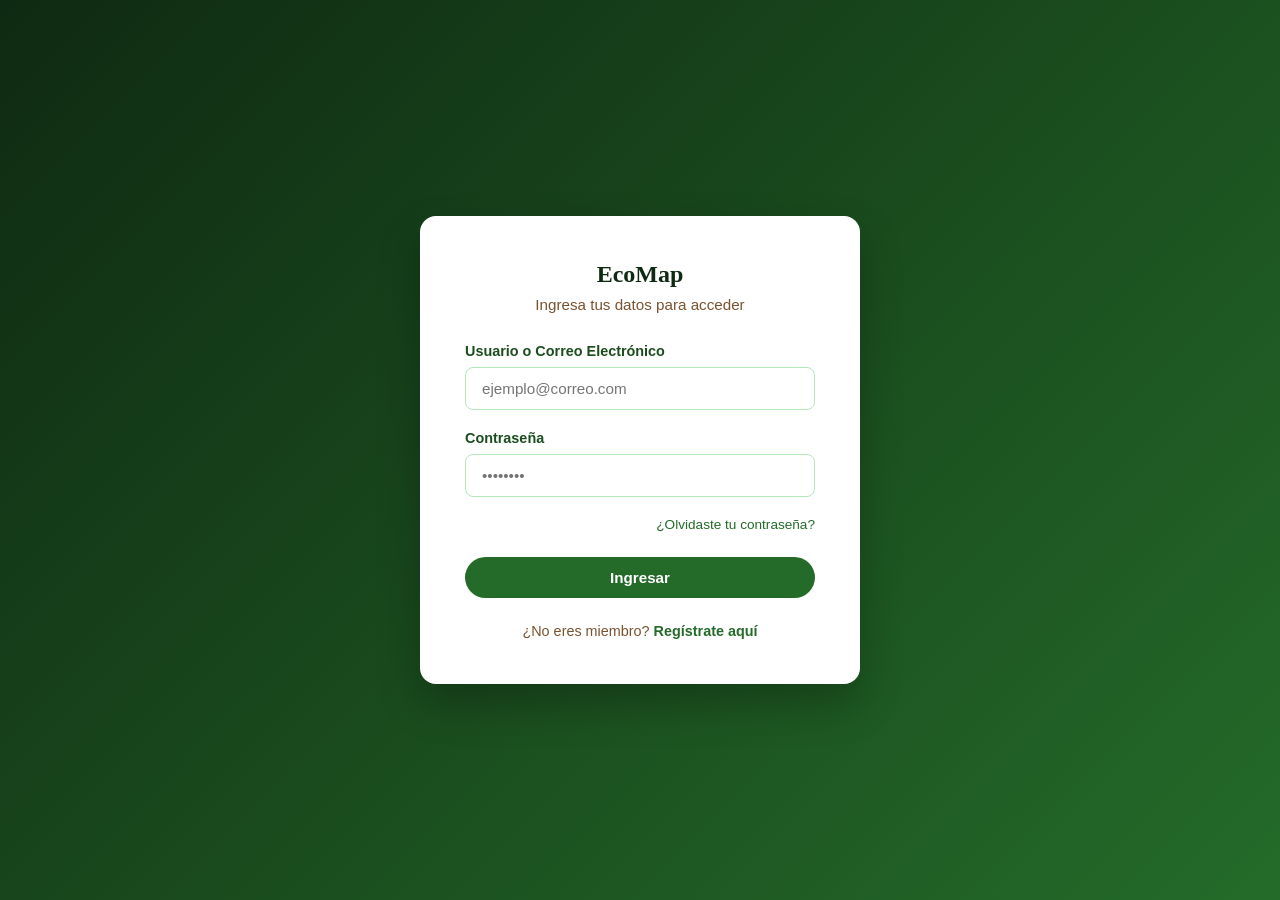
<file: index.html>
<html lang="es">
<head>
    <meta charset="UTF-8">
    <meta name="viewport" content="width=device-width, initial-scale=1.0">
    <title>EcoMap | Iniciar Sesión</title>
    <link rel="stylesheet" href="styles.css">
</head>
<body class="login-body">

    <div class="login-card">
        <h2 style="color: var(--green-900); text-align: center; margin-bottom: 8px; font-weight: 700;">EcoMap</h2>
        <p style="color: var(--earth-600); text-align: center; font-size: 0.95rem; margin-bottom: 30px;">
            Ingresa tus datos para acceder
        </p>

        <form action="#" method="POST">
            <div class="form-group">
                <label for="username">Usuario o Correo Electrónico</label>
                <input type="text" id="username" name="username" placeholder="ejemplo@correo.com" required autocomplete="username">
            </div>

            <div class="form-group">
                <label for="password">Contraseña</label>
                <input type="password" id="password" name="password" placeholder="••••••••" required autocomplete="current-password">
            </div>

            <div style="text-align: right; margin-bottom: 25px;">
                <a href="#" style="color: var(--green-700); font-size: 0.85rem; font-weight: 500; text-decoration: none;">
                    ¿Olvidaste tu contraseña?
                </a>
            </div>

            <button type="submit" class="btn btn-primary btn-block">Ingresar</button>
        </form>

        <div style="margin-top: 25px; text-align: center; font-size: 0.9rem; color: var(--earth-600);">
            ¿No eres miembro? <a href="#" style="color: var(--green-700); text-decoration: none; font-weight: 600;">Regístrate aquí</a>
        </div>
    </div>

</body>
</html>
</file>
<file: styles.css>
/* ==========================================================================
   ECOMAP TAMAULIPAS - ESTILOS GLOBALES COMPARTIDOS
   ========================================================================== */
:root {
  --green-900: #0f2a12;
  --green-800: #1b4d1f;
  --green-700: #246b29;
  --green-600: #2e8b35;
  --green-500: #3aac42;
  --green-400: #5ec466;
  --green-200: #b4e8b8;
  --green-100: #daf4dc;
  --green-50:  #f0fbf1;
  --earth-800: #3d2b1a;
  --earth-600: #7a5230;
  --earth-400: #b8834d;
  --earth-200: #e8c9a0;
  --earth-100: #f5e8d3;
}

* {
  box-sizing: border-box;
  margin: 0;
  padding: 0;
}

body {
  font-family: 'DM Sans', sans-serif;
  background-color: var(--green-50);
  color: var(--green-900);
  min-height: 100vh;
  display: flex;
  flex-direction: column;
}

h1, h2, h3, .brand {
  font-family: 'Playfair Display', serif;
}

/* --- BARRA DE NAVEGACIÓN --- */
header {
  background-color: var(--green-900);
  padding: 18px 5%;
  display: flex;
  justify-content: space-between;
  align-items: center;
  box-shadow: 0 4px 20px rgba(15, 42, 18, 0.15);
}

.brand {
  color: #fff;
  font-size: 1.6rem;
  font-weight: 700;
  display: flex;
  align-items: center;
  gap: 10px;
}

.nav-links a {
  color: var(--green-100);
  text-decoration: none;
  margin: 0 15px;
  font-size: 0.95rem;
  font-weight: 500;
  transition: all 0.2s;
  padding-bottom: 4px;
}

.nav-links a:hover, .nav-links a.active {
  color: #fff;
  border-bottom: 2px solid var(--green-400);
}

.btn-logout {
  background: transparent;
  border: 1px solid var(--green-400);
  color: var(--green-200);
  padding: 6px 16px;
  border-radius: 20px;
  cursor: pointer;
  font-weight: 500;
  transition: all 0.2s;
}

.btn-logout:hover {
  background-color: var(--green-400);
  color: var(--green-900);
}

/* --- CONTENEDOR PRINCIPAL --- */
.container {
  width: 90%;
  max-width: 1200px;
  margin: 40px auto;
  flex: 1;
}

.section-title {
  font-size: 2.4rem;
  color: var(--green-800);
  margin-bottom: 8px;
}

.section-desc {
  color: var(--earth-600);
  margin-bottom: 35px;
  font-size: 1.1rem;
}

/* --- LOGIN INTERFAZ --- */
.login-body {
  background: linear-gradient(135deg, var(--green-900) 0%, var(--green-700) 100%);
  display: flex;
  justify-content: center;
  align-items: center;
}

.login-card {
  background: #fff;
  padding: 45px;
  border-radius: 16px;
  box-shadow: 0 20px 40px rgba(0,0,0,0.25);
  width: 100%;
  max-width: 440px;
}

/* --- FORMULARIOS --- */
.form-group { margin-bottom: 20px; }
.form-row { display: flex; gap: 20px; }
label { display: block; margin-bottom: 8px; font-weight: 600; font-size: 0.9rem; color: var(--green-800); }
input, select, textarea {
  width: 100%; padding: 12px 16px; border: 1px solid var(--green-200);
  border-radius: 8px; font-size: 0.95rem; font-family: inherit;
  color: var(--green-900); background-color: #fff; transition: border-color 0.2s;
}
input:focus, select:focus, textarea:focus { outline: none; border-color: var(--green-600); }

/* --- BOTONES --- */
.btn { padding: 12px 24px; border: none; border-radius: 25px; font-weight: 600; cursor: pointer; transition: all 0.2s; font-size: 0.95rem; display: inline-block; text-align: center; }
.btn-primary { background-color: var(--green-700); color: #fff; }
.btn-primary:hover { background-color: var(--green-800); }
.btn-secondary { background-color: var(--earth-100); color: var(--earth-800); }
.btn-secondary:hover { background-color: var(--earth-200); }
.btn-danger { background-color: #c93b3b; color: #fff; padding: 6px 12px; border-radius: 6px; font-size: 0.85rem; }
.btn-warning { background-color: var(--earth-400); color: #fff; padding: 6px 12px; border-radius: 6px; font-size: 0.85rem; }
.btn-block { width: 100%; display: block; }

/* --- MAPA INTERACTIVO SVG --- */
.map-container { background: #fff; padding: 35px; border-radius: 16px; box-shadow: 0 4px 25px rgba(15,42,18,0.04); max-width: 600px; margin: 0 auto; text-align: center; border: 1px solid var(--green-100); }
#mapa-tamaulipas { width: 100%; height: auto; background-color: #eaf7eb; border-radius: 12px; margin-top: 15px; }
.map-region { fill: var(--green-200); stroke: #fff; stroke-width: 2.5; cursor: pointer; transition: fill 0.2s; }
.map-region:hover, .map-region.active { fill: var(--green-500); }
.map-label { font-size: 12px; font-weight: 600; fill: var(--green-900); pointer-events: none; }
.badge { background: var(--green-100); color: var(--green-800); padding: 4px 12px; font-size: 0.85rem; border-radius: 20px; font-weight: 600; display: inline-block; }

/* --- GRID DE TARJETAS (REPRESENTACIÓN MONGODB) --- */
.grid-layout { display: grid; grid-template-columns: repeat(auto-fill, minmax(310px, 1fr)); gap: 30px; margin-top: 20px; }
.card { background: #fff; border-radius: 14px; overflow: hidden; border: 1px solid var(--green-100); box-shadow: 0 4px 15px rgba(0,0,0,0.02); position: relative; transition: transform 0.2s; }
.card:hover { transform: translateY(-4px); box-shadow: 0 8px 25px rgba(0,0,0,0.05); }
.card-img { width: 100%; height: 210px; object-fit: cover; background-color: #eee; }
.card-body { padding: 22px; }
.card-actions { position: absolute; top: 15px; right: 15px; display: flex; gap: 6px; background: rgba(255,255,255,0.9); padding: 6px; border-radius: 8px; box-shadow: 0 2px 8px rgba(0,0,0,0.1); }

/* --- TABLAS DE DATOS (REPRESENTACIÓN MYSQL) --- */
.table-wrapper { width: 100%; overflow-x: auto; background: #fff; border-radius: 12px; border: 1px solid var(--green-100); box-shadow: 0 4px 15px rgba(0,0,0,0.02); margin-top: 20px; }
table { width: 100%; border-collapse: collapse; text-align: left; }
th, td { padding: 16px 20px; border-bottom: 1px solid var(--green-100); font-size: 0.95rem; }
th { background-color: var(--green-900); color: #fff; font-weight: 600; }
tr:last-child td { border-bottom: none; }
tr:hover td { background-color: var(--green-50); }

/* --- FOOTER --- */
footer { text-align: center; padding: 25px; font-size: 0.85rem; color: var(--earth-600); background: #fff; border-top: 1px solid var(--green-100); margin-top: auto; }
</file>
